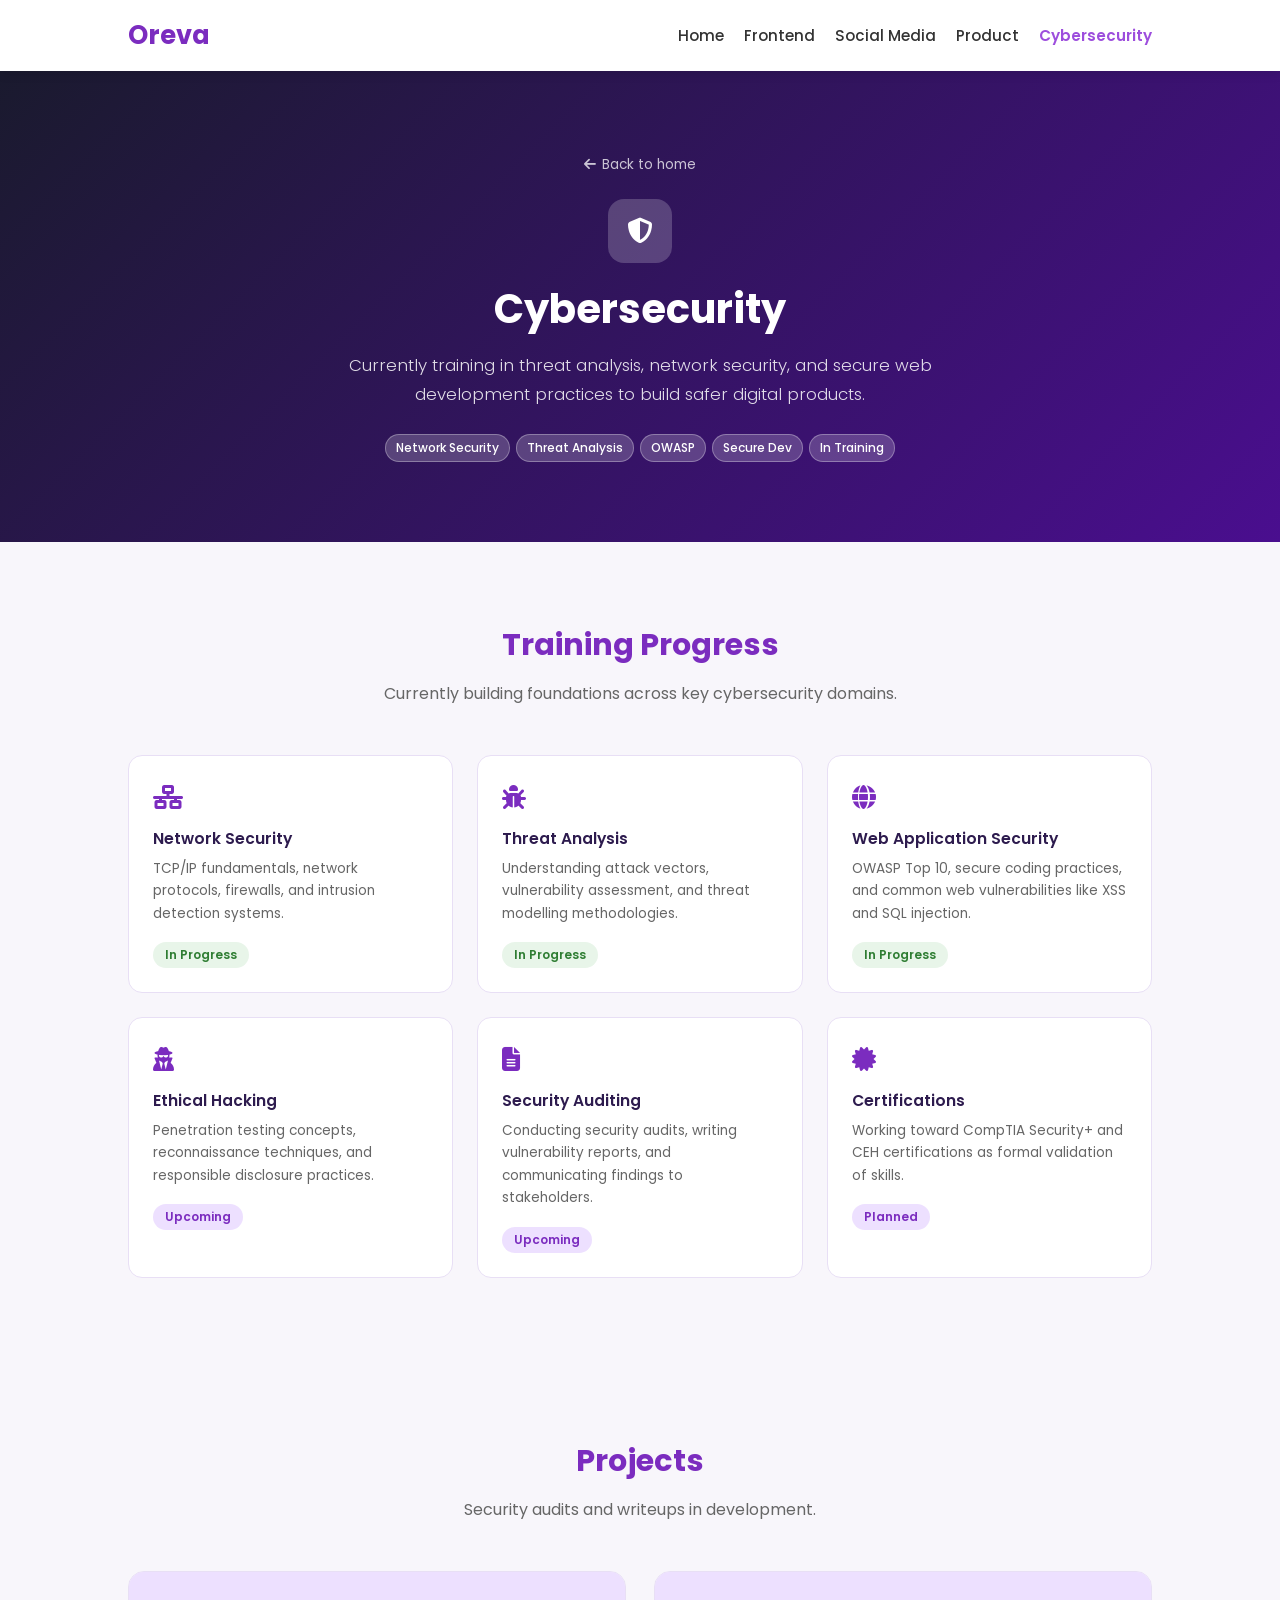
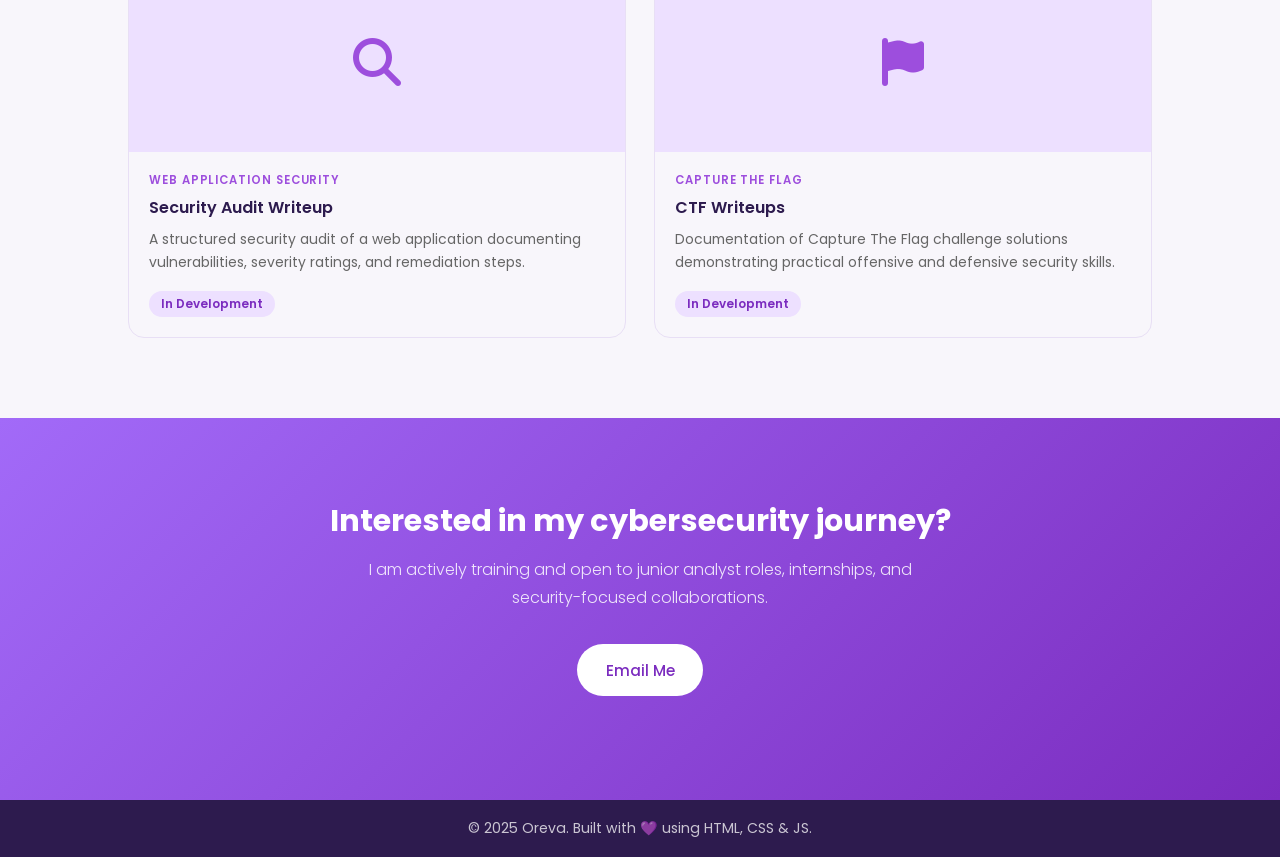
<file: cybersecurity.html>
<!DOCTYPE html>
<html lang="en">
<head>
  <meta charset="UTF-8" />
  <meta name="viewport" content="width=device-width, initial-scale=1.0" />
  <title>Oreva | Cybersecurity</title>
  <link rel="stylesheet" href="portfolio.css" />
  <link href="https://fonts.googleapis.com/css2?family=Poppins:wght@300;400;500;600;700&display=swap" rel="stylesheet" />
  <link rel="stylesheet" href="https://cdnjs.cloudflare.com/ajax/libs/font-awesome/6.5.0/css/all.min.css" />
</head>
<body>

  <header>
    <nav class="navbar">
      <h1 class="logo"><a href="portfolio.html">Oreva</a></h1>
      <ul class="nav-links">
        <li><a href="portfolio.html">Home</a></li>
        <li><a href="frontend.html">Frontend</a></li>
        <li><a href="smm.html">Social Media</a></li>
        <li><a href="product.html">Product</a></li>
        <li><a href="cybersecurity.html" class="active-link">Cybersecurity</a></li>
      </ul>
      <div class="menu-toggle" id="mobile-menu">
        <span class="bar"></span>
        <span class="bar"></span>
        <span class="bar"></span>
      </div>
    </nav>
  </header>

  <section class="page-hero page-hero--cyber">
    <div class="section-inner">
      <a href="portfolio.html" class="back-link"><i class="fas fa-arrow-left"></i> Back to home</a>
      <div class="page-hero-icon"><i class="fas fa-shield-alt"></i></div>
      <h2>Cybersecurity</h2>
      <p>Currently training in threat analysis, network security, and secure web development practices to build safer digital products.</p>
      <div class="discipline-pills" style="justify-content: center; margin-top: 1.5rem;">
        <span>Network Security</span><span>Threat Analysis</span><span>OWASP</span><span>Secure Dev</span><span>In Training</span>
      </div>
    </div>
  </section>

  <section class="page-section">
    <div class="section-inner">
      <h3>Training Progress</h3>
      <p class="section-sub">Currently building foundations across key cybersecurity domains.</p>
      <div class="training-grid">

        <div class="training-card">
          <div class="training-icon"><i class="fas fa-network-wired"></i></div>
          <h4>Network Security</h4>
          <p>TCP/IP fundamentals, network protocols, firewalls, and intrusion detection systems.</p>
          <div class="training-status in-progress">In Progress</div>
        </div>

        <div class="training-card">
          <div class="training-icon"><i class="fas fa-bug"></i></div>
          <h4>Threat Analysis</h4>
          <p>Understanding attack vectors, vulnerability assessment, and threat modelling methodologies.</p>
          <div class="training-status in-progress">In Progress</div>
        </div>

        <div class="training-card">
          <div class="training-icon"><i class="fas fa-globe"></i></div>
          <h4>Web Application Security</h4>
          <p>OWASP Top 10, secure coding practices, and common web vulnerabilities like XSS and SQL injection.</p>
          <div class="training-status in-progress">In Progress</div>
        </div>

        <div class="training-card">
          <div class="training-icon"><i class="fas fa-user-secret"></i></div>
          <h4>Ethical Hacking</h4>
          <p>Penetration testing concepts, reconnaissance techniques, and responsible disclosure practices.</p>
          <div class="training-status upcoming">Upcoming</div>
        </div>

        <div class="training-card">
          <div class="training-icon"><i class="fas fa-file-alt"></i></div>
          <h4>Security Auditing</h4>
          <p>Conducting security audits, writing vulnerability reports, and communicating findings to stakeholders.</p>
          <div class="training-status upcoming">Upcoming</div>
        </div>

        <div class="training-card">
          <div class="training-icon"><i class="fas fa-certificate"></i></div>
          <h4>Certifications</h4>
          <p>Working toward CompTIA Security+ and CEH certifications as formal validation of skills.</p>
          <div class="training-status upcoming">Planned</div>
        </div>

      </div>
    </div>
  </section>

  <section class="page-section" style="background: #f8f6fb;">
    <div class="section-inner">
      <h3>Projects</h3>
      <p class="section-sub">Security audits and writeups in development.</p>
      <div class="project-container">

        <div class="project project-soon">
          <div class="project-img-wrap project-img-icon">
            <i class="fas fa-search"></i>
          </div>
          <div class="project-body">
            <span class="project-track">Web Application Security</span>
            <h4>Security Audit Writeup</h4>
            <p>A structured security audit of a web application documenting vulnerabilities, severity ratings, and remediation steps.</p>
            <span class="project-badge">In Development</span>
          </div>
        </div>

        <div class="project project-soon">
          <div class="project-img-wrap project-img-icon">
            <i class="fas fa-flag"></i>
          </div>
          <div class="project-body">
            <span class="project-track">Capture The Flag</span>
            <h4>CTF Writeups</h4>
            <p>Documentation of Capture The Flag challenge solutions demonstrating practical offensive and defensive security skills.</p>
            <span class="project-badge">In Development</span>
          </div>
        </div>

      </div>
    </div>
  </section>

  <section class="contact">
    <div class="section-inner">
      <h3>Interested in my cybersecurity journey?</h3>
      <p>I am actively training and open to junior analyst roles, internships, and security-focused collaborations.</p>
      <a href="mailto:orevaomanufeme@gmail.com" class="btn btn-primary">Email Me</a>
    </div>
  </section>

  <footer>
    <p>© 2025 Oreva. Built with 💜 using HTML, CSS & JS.</p>
  </footer>

  <script src="portfolio.js"></script>
</body>
</html>
</file>
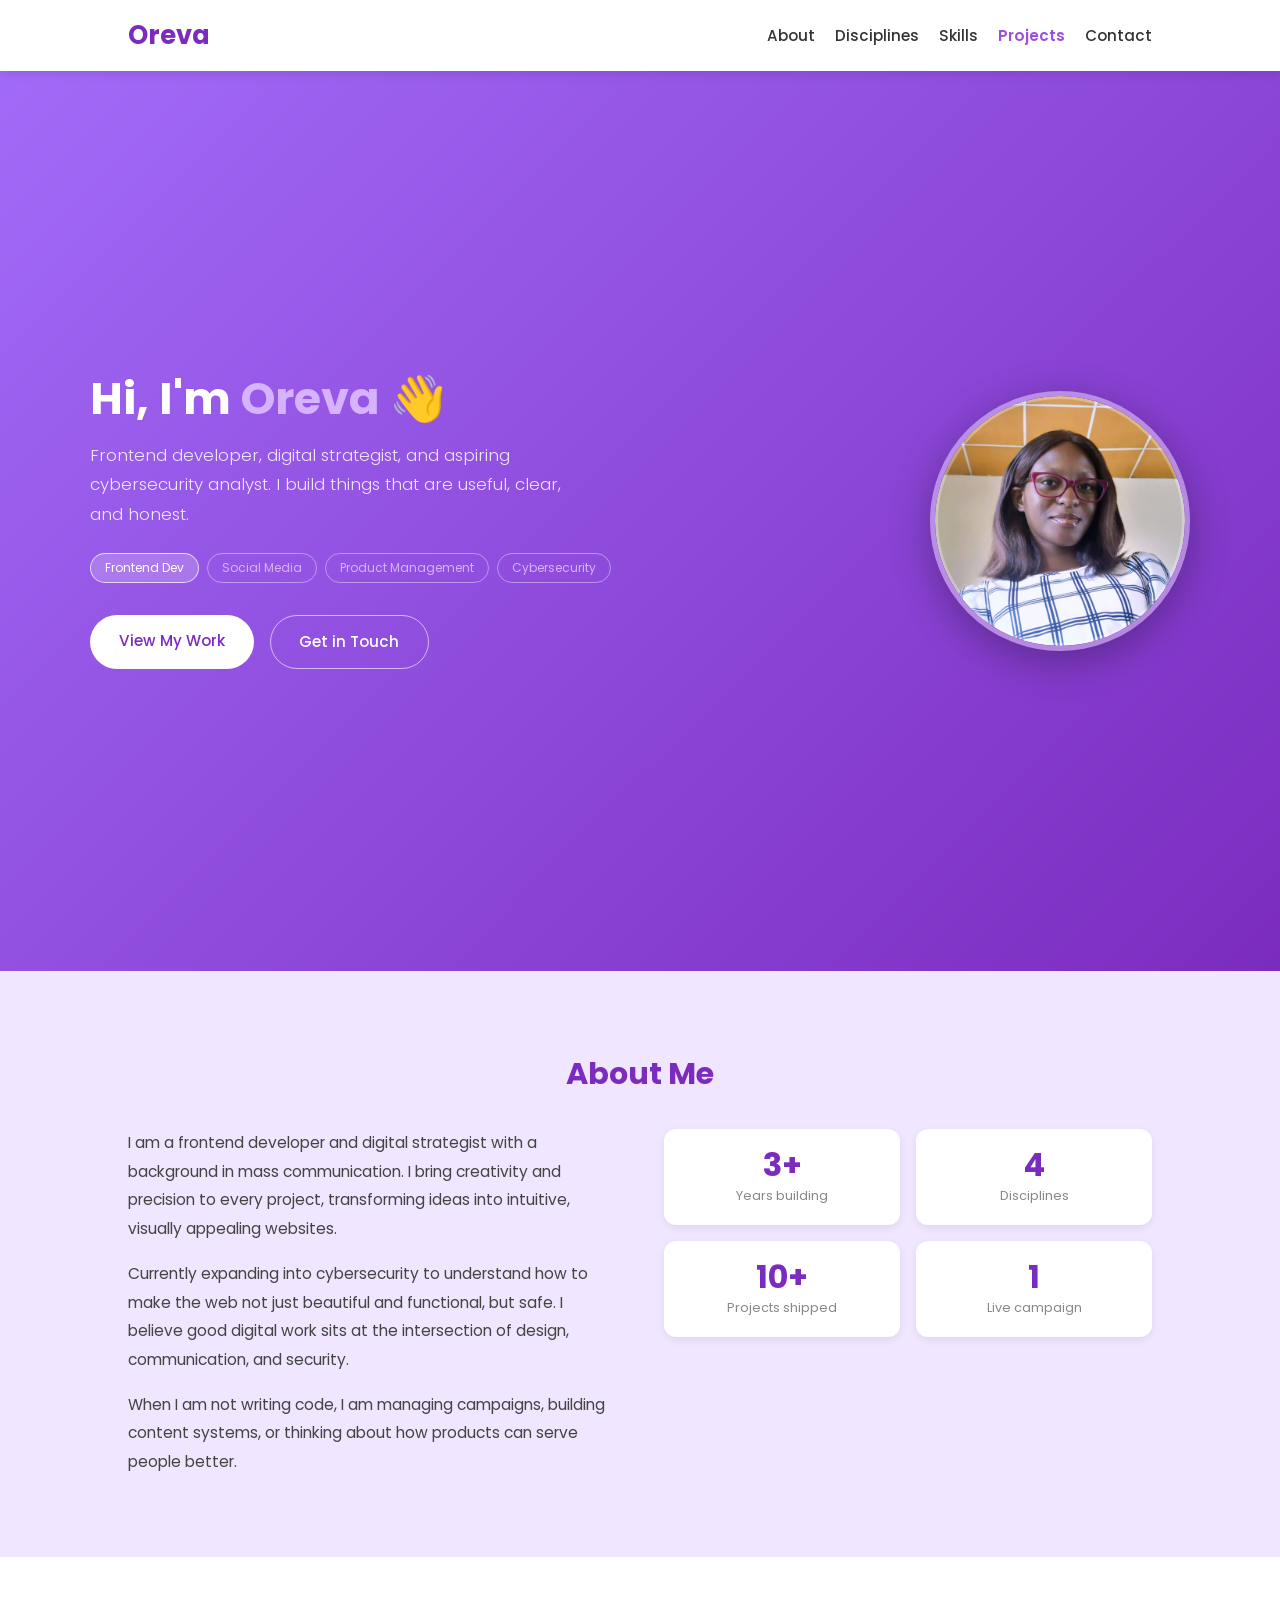
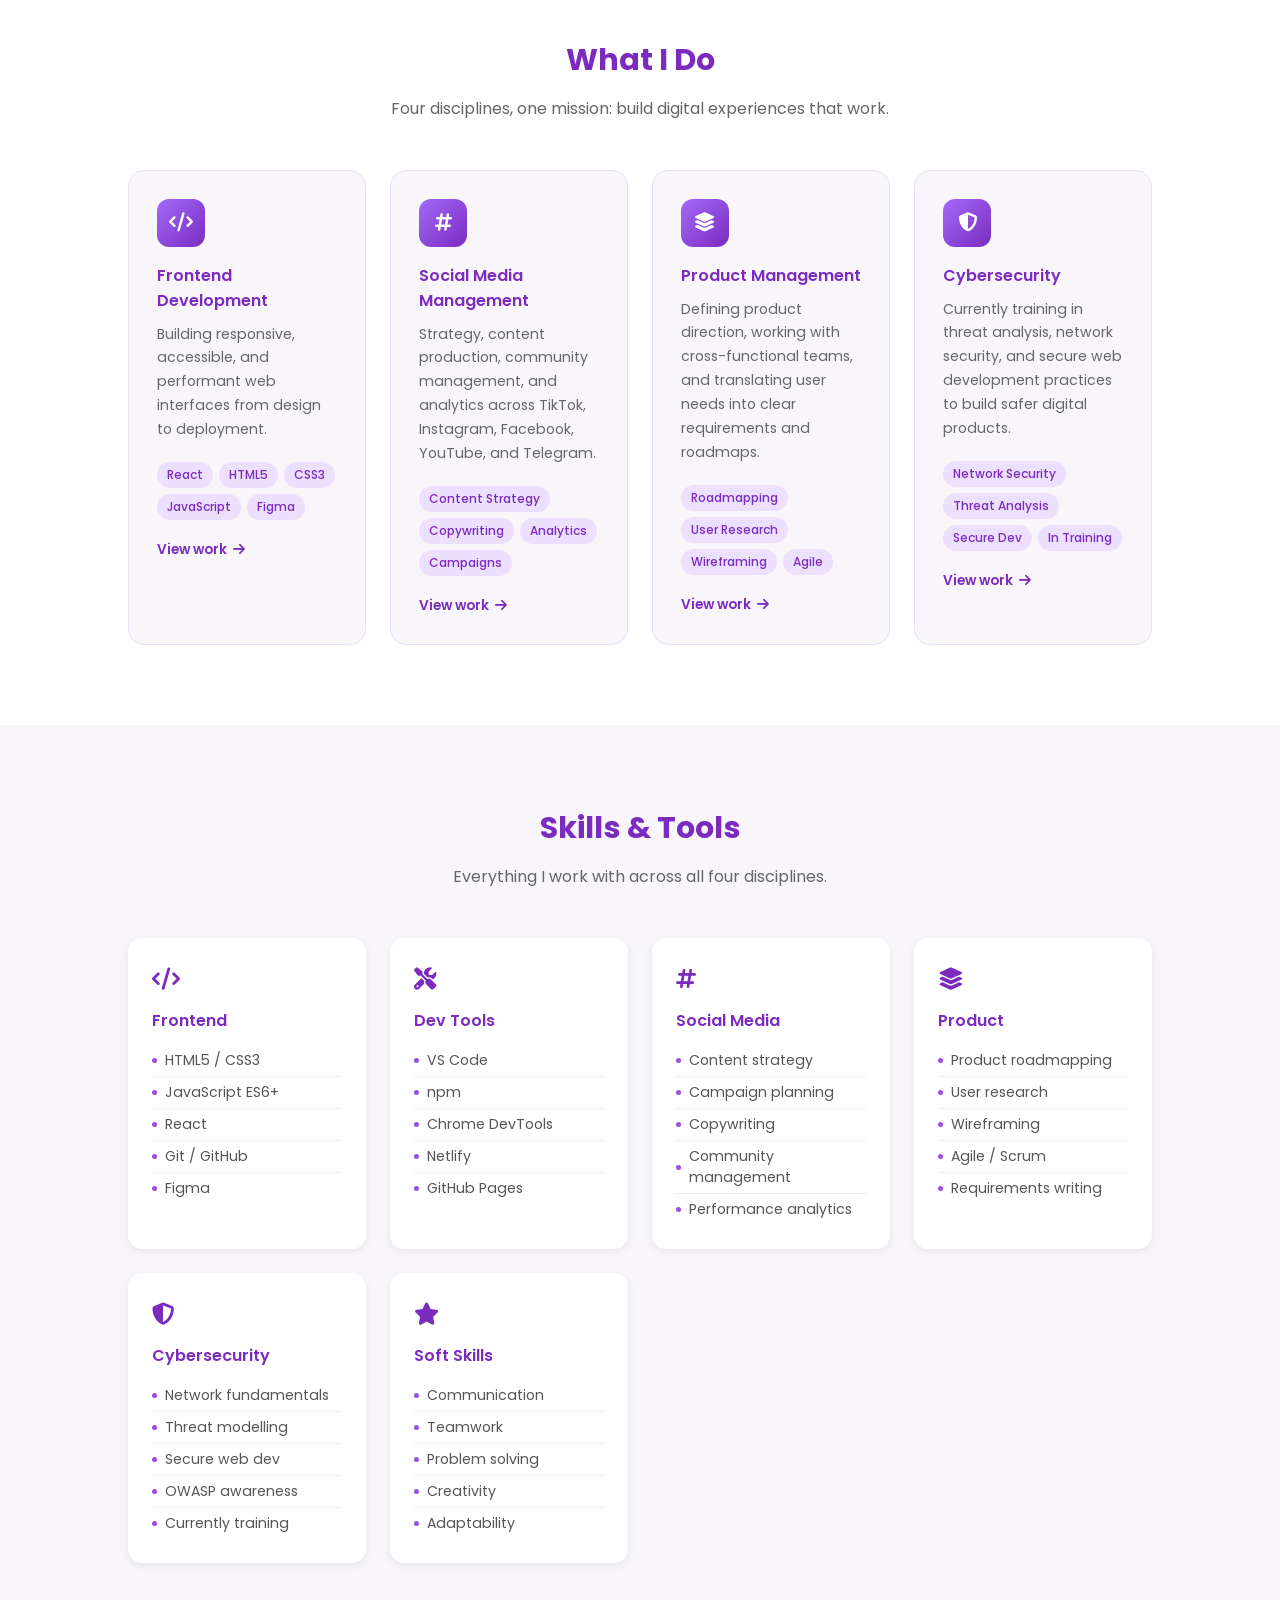
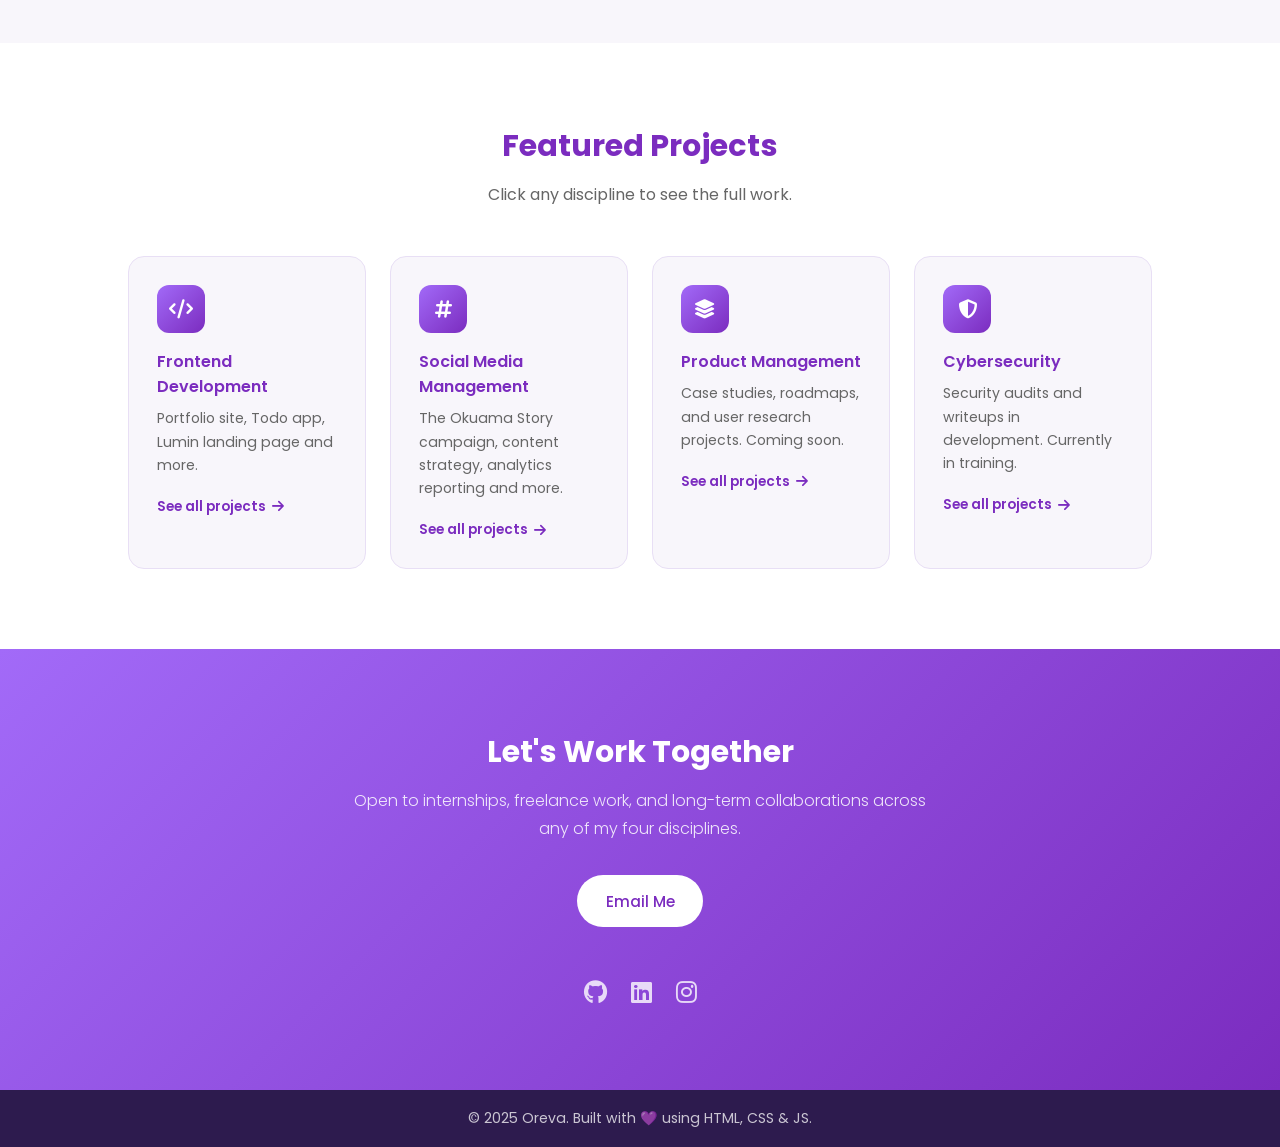
<file: portfolio.html>
<!DOCTYPE html>
<html lang="en">
<head>
  <meta charset="UTF-8" />
  <meta name="viewport" content="width=device-width, initial-scale=1.0" />
  <title>Oreva | Developer & Strategist</title>
  <link rel="stylesheet" href="portfolio.css" />
  <link href="https://fonts.googleapis.com/css2?family=Poppins:wght@300;400;500;600;700&display=swap" rel="stylesheet" />
  <link rel="stylesheet" href="https://cdnjs.cloudflare.com/ajax/libs/font-awesome/6.5.0/css/all.min.css" />
</head>
<body>

  <header>
    <nav class="navbar">
      <h1 class="logo"><a href="portfolio.html">Oreva</a></h1>
      <ul class="nav-links">
        <li><a href="#about">About</a></li>
        <li><a href="#disciplines">Disciplines</a></li>
        <li><a href="#skills">Skills</a></li>
        <li><a href="#projects">Projects</a></li>
        <li><a href="#contact">Contact</a></li>
      </ul>
      <div class="menu-toggle" id="mobile-menu">
        <span class="bar"></span>
        <span class="bar"></span>
        <span class="bar"></span>
      </div>
    </nav>
  </header>

  <section class="hero">
    <div class="hero-content">
      <div class="hero-text">
        <h2>Hi, I'm <span>Oreva</span> 👋</h2>
        <p class="hero-sub">
          Frontend developer, digital strategist, and aspiring cybersecurity
          analyst. I build things
          that are useful, clear, and honest.
        </p>
        <div class="hero-tags">
          <span class="hero-tag active">Frontend Dev</span>
          <span class="hero-tag">Social Media</span>
          <span class="hero-tag">Product Management</span>
          <span class="hero-tag">Cybersecurity</span>
        </div>
        <div class="hero-cta">
          <a href="#projects" class="btn btn-primary">View My Work</a>
          <a href="mailto:orevaomanufeme@gmail.com" class="btn btn-outline">Get in Touch</a>
        </div>
      </div>
      <div class="hero-carousel">
        <div class="carousel">
          <img src="./Reva pic.jpeg" alt="Oreva Portrait 1" class="active" />
          <img src="./Reva pic2.jpeg" alt="Oreva Portrait 2" />
          <img src="./Reva pic3.jpeg" alt="Oreva Portrait 3" />
        </div>
      </div>
    </div>
  </section>

  <section id="about" class="about">
    <div class="section-inner">
      <h3>About Me</h3>
      <div class="about-grid">
        <div class="about-text">
          <p>I am a frontend developer and digital strategist with a background in mass communication. I bring creativity and precision to every project, transforming ideas into intuitive, visually appealing websites.</p>
          <p>Currently expanding into cybersecurity to understand how to make the web not just beautiful and functional, but safe. I believe good digital work sits at the intersection of design, communication, and security.</p>
          <p>When I am not writing code, I am managing campaigns, building content systems, or thinking about how products can serve people better.</p>
        </div>
        <div class="about-stats">
          <div class="stat-card">
            <div class="stat-num">3+</div>
            <div class="stat-label">Years building</div>
          </div>
          <div class="stat-card">
            <div class="stat-num">4</div>
            <div class="stat-label">Disciplines</div>
          </div>
          <div class="stat-card">
            <div class="stat-num">10+</div>
            <div class="stat-label">Projects shipped</div>
          </div>
          <div class="stat-card">
            <div class="stat-num">1</div>
            <div class="stat-label">Live campaign</div>
          </div>
        </div>
      </div>
    </div>
  </section>

  <section id="disciplines" class="disciplines">
    <div class="section-inner">
      <h3>What I Do</h3>
      <p class="section-sub">Four disciplines, one mission: build digital experiences that work.</p>
      <div class="disciplines-grid">

        <div class="discipline-card" onclick="window.location.href='frontend.html'">
          <div class="discipline-icon"><i class="fas fa-code"></i></div>
          <h4>Frontend Development</h4>
          <p>Building responsive, accessible, and performant web interfaces from design to deployment.</p>
          <div class="discipline-pills">
            <span>React</span><span>HTML5</span><span>CSS3</span><span>JavaScript</span><span>Figma</span>
          </div>
          <div class="discipline-cta">View work <i class="fas fa-arrow-right"></i></div>
        </div>

        <div class="discipline-card" onclick="window.location.href='smm.html'">
          <div class="discipline-icon"><i class="fas fa-hashtag"></i></div>
          <h4>Social Media Management</h4>
          <p>Strategy, content production, community management, and analytics across TikTok, Instagram, Facebook, YouTube, and Telegram.</p>
          <div class="discipline-pills">
            <span>Content Strategy</span><span>Copywriting</span><span>Analytics</span><span>Campaigns</span>
          </div>
          <div class="discipline-cta">View work <i class="fas fa-arrow-right"></i></div>
        </div>

        <div class="discipline-card" onclick="window.location.href='product.html'">
          <div class="discipline-icon"><i class="fas fa-layer-group"></i></div>
          <h4>Product Management</h4>
          <p>Defining product direction, working with cross-functional teams, and translating user needs into clear requirements and roadmaps.</p>
          <div class="discipline-pills">
            <span>Roadmapping</span><span>User Research</span><span>Wireframing</span><span>Agile</span>
          </div>
          <div class="discipline-cta">View work <i class="fas fa-arrow-right"></i></div>
        </div>

        <div class="discipline-card" onclick="window.location.href='cybersecurity.html'">
          <div class="discipline-icon"><i class="fas fa-shield-alt"></i></div>
          <h4>Cybersecurity</h4>
          <p>Currently training in threat analysis, network security, and secure web development practices to build safer digital products.</p>
          <div class="discipline-pills">
            <span>Network Security</span><span>Threat Analysis</span><span>Secure Dev</span><span>In Training</span>
          </div>
          <div class="discipline-cta">View work <i class="fas fa-arrow-right"></i></div>
        </div>

      </div>
    </div>
  </section>

  <section id="skills" class="skills">
    <div class="section-inner">
      <h3>Skills & Tools</h3>
      <p class="section-sub">Everything I work with across all four disciplines.</p>
      <div class="skill-grid">

        <div class="skill-card">
          <div class="skill-icon"><i class="fas fa-code"></i></div>
          <h4>Frontend</h4>
          <ul class="skill-list">
            <li>HTML5 / CSS3</li>
            <li>JavaScript ES6+</li>
            <li>React</li>
            <li>Git / GitHub</li>
            <li>Figma</li>
          </ul>
        </div>

        <div class="skill-card">
          <div class="skill-icon"><i class="fas fa-tools"></i></div>
          <h4>Dev Tools</h4>
          <ul class="skill-list">
            <li>VS Code</li>
            <li>npm</li>
            <li>Chrome DevTools</li>
            <li>Netlify</li>
            <li>GitHub Pages</li>
          </ul>
        </div>

        <div class="skill-card">
          <div class="skill-icon"><i class="fas fa-hashtag"></i></div>
          <h4>Social Media</h4>
          <ul class="skill-list">
            <li>Content strategy</li>
            <li>Campaign planning</li>
            <li>Copywriting</li>
            <li>Community management</li>
            <li>Performance analytics</li>
          </ul>
        </div>

        <div class="skill-card">
          <div class="skill-icon"><i class="fas fa-layer-group"></i></div>
          <h4>Product</h4>
          <ul class="skill-list">
            <li>Product roadmapping</li>
            <li>User research</li>
            <li>Wireframing</li>
            <li>Agile / Scrum</li>
            <li>Requirements writing</li>
          </ul>
        </div>

        <div class="skill-card">
          <div class="skill-icon"><i class="fas fa-shield-alt"></i></div>
          <h4>Cybersecurity</h4>
          <ul class="skill-list">
            <li>Network fundamentals</li>
            <li>Threat modelling</li>
            <li>Secure web dev</li>
            <li>OWASP awareness</li>
            <li>Currently training</li>
          </ul>
        </div>

        <div class="skill-card">
          <div class="skill-icon"><i class="fas fa-star"></i></div>
          <h4>Soft Skills</h4>
          <ul class="skill-list">
            <li>Communication</li>
            <li>Teamwork</li>
            <li>Problem solving</li>
            <li>Creativity</li>
            <li>Adaptability</li>
          </ul>
        </div>

      </div>
    </div>
  </section>

  <section id="projects" class="projects">
    <div class="section-inner">
      <h3>Featured Projects</h3>
      <p class="section-sub">Click any discipline to see the full work.</p>
      <div class="disciplines-grid">

        <a href="frontend.html" class="discipline-page-card">
          <div class="discipline-icon"><i class="fas fa-code"></i></div>
          <h4>Frontend Development</h4>
          <p>Portfolio site, Todo app, Lumin landing page and more.</p>
          <div class="discipline-cta">See all projects <i class="fas fa-arrow-right"></i></div>
        </a>

        <a href="smm.html" class="discipline-page-card">
          <div class="discipline-icon"><i class="fas fa-hashtag"></i></div>
          <h4>Social Media Management</h4>
          <p>The Okuama Story campaign, content strategy, analytics reporting and more.</p>
          <div class="discipline-cta">See all projects <i class="fas fa-arrow-right"></i></div>
        </a>

        <a href="product.html" class="discipline-page-card">
          <div class="discipline-icon"><i class="fas fa-layer-group"></i></div>
          <h4>Product Management</h4>
          <p>Case studies, roadmaps, and user research projects. Coming soon.</p>
          <div class="discipline-cta">See all projects <i class="fas fa-arrow-right"></i></div>
        </a>

        <a href="cybersecurity.html" class="discipline-page-card">
          <div class="discipline-icon"><i class="fas fa-shield-alt"></i></div>
          <h4>Cybersecurity</h4>
          <p>Security audits and writeups in development. Currently in training.</p>
          <div class="discipline-cta">See all projects <i class="fas fa-arrow-right"></i></div>
        </a>

      </div>
    </div>
  </section>

  <section id="contact" class="contact">
    <div class="section-inner">
      <h3>Let's Work Together</h3>
      <p>Open to internships, freelance work, and long-term collaborations across any of my four disciplines.</p>
      <a href="mailto:orevaomanufeme@gmail.com" class="btn btn-primary">Email Me</a>
      <div class="social-links">
        <a href="https://github.com/Orevaoghene" target="_blank" aria-label="GitHub"><i class="fab fa-github"></i></a>
        <a href="https://www.linkedin.com/in/orevaoghene-omanufeme/" target="_blank" aria-label="LinkedIn"><i class="fab fa-linkedin"></i></a>
        <a href="https://www.instagram.com/_avero?igsh=djA5Y21xdmhvNDk0" target="_blank" aria-label="Instagram"><i class="fab fa-instagram"></i></a>
      </div>
    </div>
  </section>

  <footer>
    <p>© 2025 Oreva. Built with 💜 using HTML, CSS & JS.</p>
  </footer>

  <script src="portfolio.js"></script>
</body>
</html>
</file>
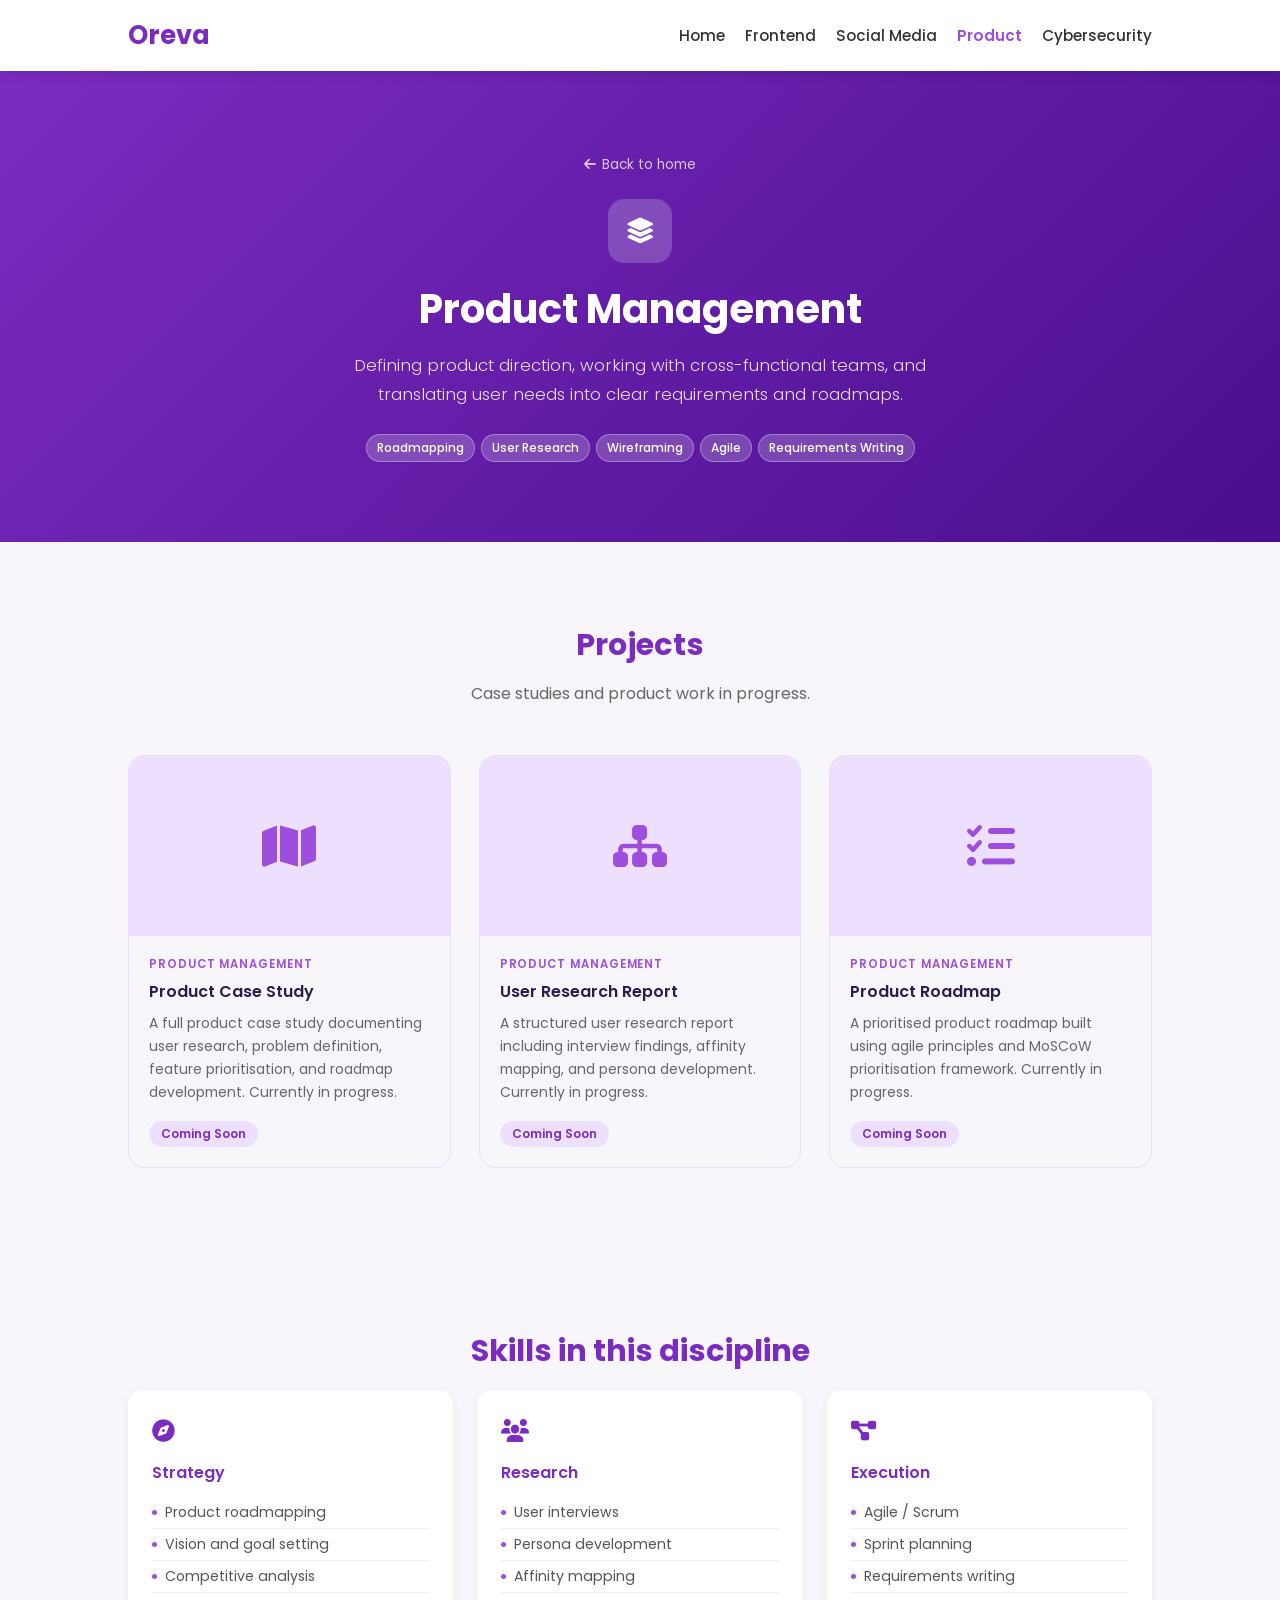
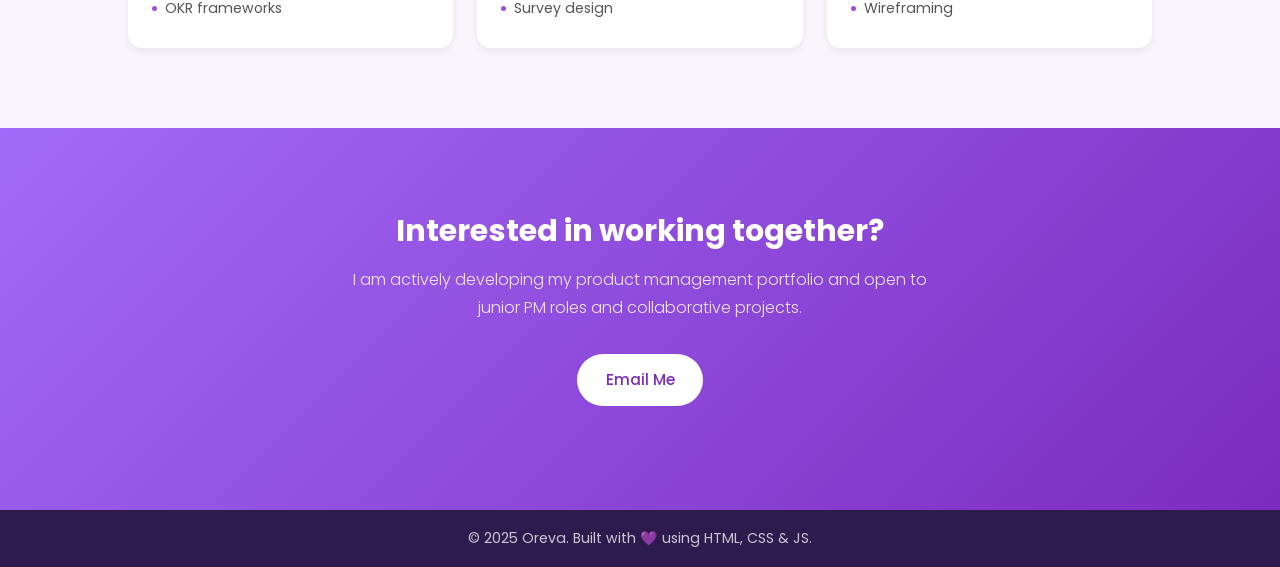
<file: product.html>
<!DOCTYPE html>
<html lang="en">
<head>
  <meta charset="UTF-8" />
  <meta name="viewport" content="width=device-width, initial-scale=1.0" />
  <title>Oreva | Product Management</title>
  <link rel="stylesheet" href="portfolio.css" />
  <link href="https://fonts.googleapis.com/css2?family=Poppins:wght@300;400;500;600;700&display=swap" rel="stylesheet" />
  <link rel="stylesheet" href="https://cdnjs.cloudflare.com/ajax/libs/font-awesome/6.5.0/css/all.min.css" />
</head>
<body>

  <header>
    <nav class="navbar">
      <h1 class="logo"><a href="portfolio.html">Oreva</a></h1>
      <ul class="nav-links">
        <li><a href="portfolio.html">Home</a></li>
        <li><a href="frontend.html">Frontend</a></li>
        <li><a href="smm.html">Social Media</a></li>
        <li><a href="product.html" class="active-link">Product</a></li>
        <li><a href="cybersecurity.html">Cybersecurity</a></li>
      </ul>
      <div class="menu-toggle" id="mobile-menu">
        <span class="bar"></span>
        <span class="bar"></span>
        <span class="bar"></span>
      </div>
    </nav>
  </header>

  <section class="page-hero page-hero--product">
    <div class="section-inner">
      <a href="portfolio.html" class="back-link"><i class="fas fa-arrow-left"></i> Back to home</a>
      <div class="page-hero-icon"><i class="fas fa-layer-group"></i></div>
      <h2>Product Management</h2>
      <p>Defining product direction, working with cross-functional teams, and translating user needs into clear requirements and roadmaps.</p>
      <div class="discipline-pills" style="justify-content: center; margin-top: 1.5rem;">
        <span>Roadmapping</span><span>User Research</span><span>Wireframing</span><span>Agile</span><span>Requirements Writing</span>
      </div>
    </div>
  </section>

  <section class="page-section">
    <div class="section-inner">
      <h3>Projects</h3>
      <p class="section-sub">Case studies and product work in progress.</p>
      <div class="project-container">

        <div class="project project-soon">
          <div class="project-img-wrap project-img-icon">
            <i class="fas fa-map"></i>
          </div>
          <div class="project-body">
            <span class="project-track">Product Management</span>
            <h4>Product Case Study</h4>
            <p>A full product case study documenting user research, problem definition, feature prioritisation, and roadmap development. Currently in progress.</p>
            <span class="project-badge">Coming Soon</span>
          </div>
        </div>

        <div class="project project-soon">
          <div class="project-img-wrap project-img-icon">
            <i class="fas fa-sitemap"></i>
          </div>
          <div class="project-body">
            <span class="project-track">Product Management</span>
            <h4>User Research Report</h4>
            <p>A structured user research report including interview findings, affinity mapping, and persona development. Currently in progress.</p>
            <span class="project-badge">Coming Soon</span>
          </div>
        </div>

        <div class="project project-soon">
          <div class="project-img-wrap project-img-icon">
            <i class="fas fa-tasks"></i>
          </div>
          <div class="project-body">
            <span class="project-track">Product Management</span>
            <h4>Product Roadmap</h4>
            <p>A prioritised product roadmap built using agile principles and MoSCoW prioritisation framework. Currently in progress.</p>
            <span class="project-badge">Coming Soon</span>
          </div>
        </div>

      </div>
    </div>
  </section>

  <section class="page-section" style="background: #f8f6fb;">
    <div class="section-inner">
      <h3>Skills in this discipline</h3>
      <div class="skill-grid">
        <div class="skill-card">
          <div class="skill-icon"><i class="fas fa-compass"></i></div>
          <h4>Strategy</h4>
          <ul class="skill-list">
            <li>Product roadmapping</li>
            <li>Vision and goal setting</li>
            <li>Competitive analysis</li>
            <li>OKR frameworks</li>
          </ul>
        </div>
        <div class="skill-card">
          <div class="skill-icon"><i class="fas fa-users"></i></div>
          <h4>Research</h4>
          <ul class="skill-list">
            <li>User interviews</li>
            <li>Persona development</li>
            <li>Affinity mapping</li>
            <li>Survey design</li>
          </ul>
        </div>
        <div class="skill-card">
          <div class="skill-icon"><i class="fas fa-project-diagram"></i></div>
          <h4>Execution</h4>
          <ul class="skill-list">
            <li>Agile / Scrum</li>
            <li>Sprint planning</li>
            <li>Requirements writing</li>
            <li>Wireframing</li>
          </ul>
        </div>
      </div>
    </div>
  </section>

  <section class="contact">
    <div class="section-inner">
      <h3>Interested in working together?</h3>
      <p>I am actively developing my product management portfolio and open to junior PM roles and collaborative projects.</p>
      <a href="mailto:orevaomanufeme@gmail.com" class="btn btn-primary">Email Me</a>
    </div>
  </section>

  <footer>
    <p>© 2025 Oreva. Built with 💜 using HTML, CSS & JS.</p>
  </footer>

  <script src="portfolio.js"></script>
</body>
</html>
</file>
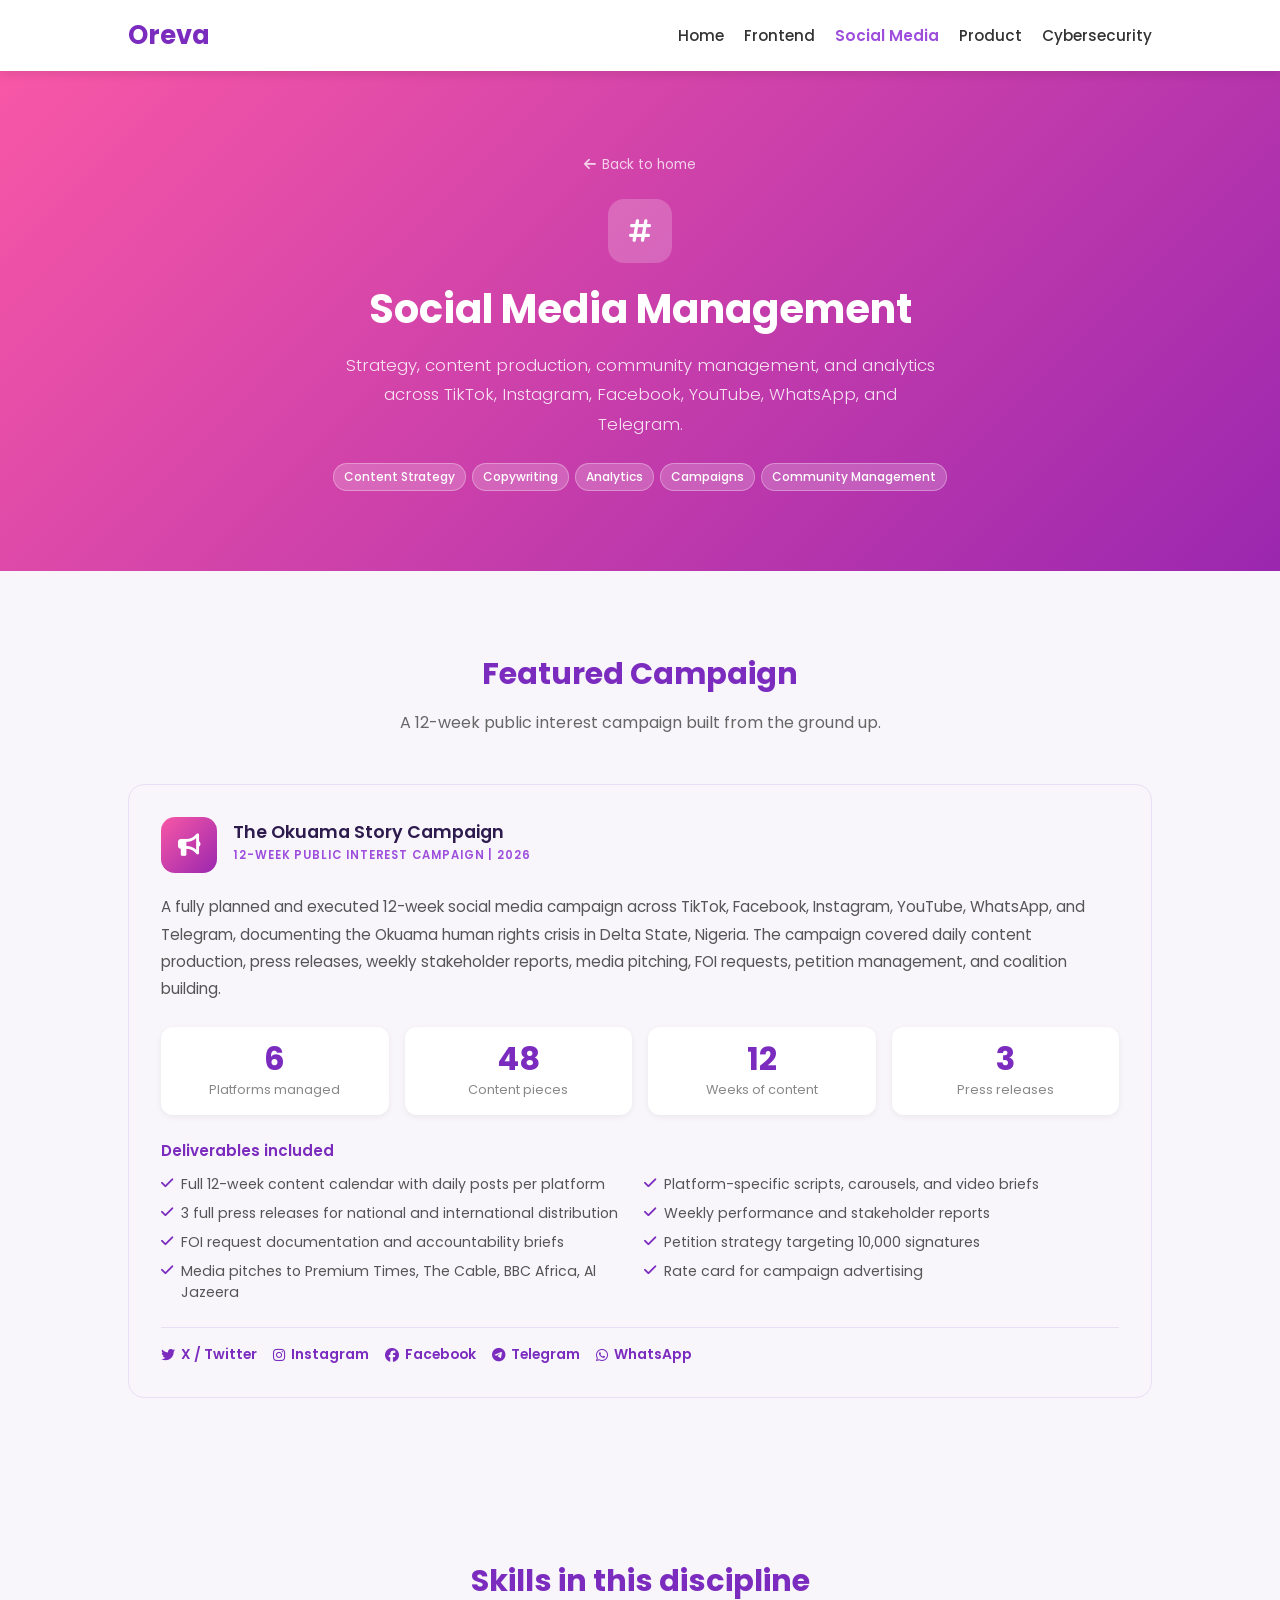
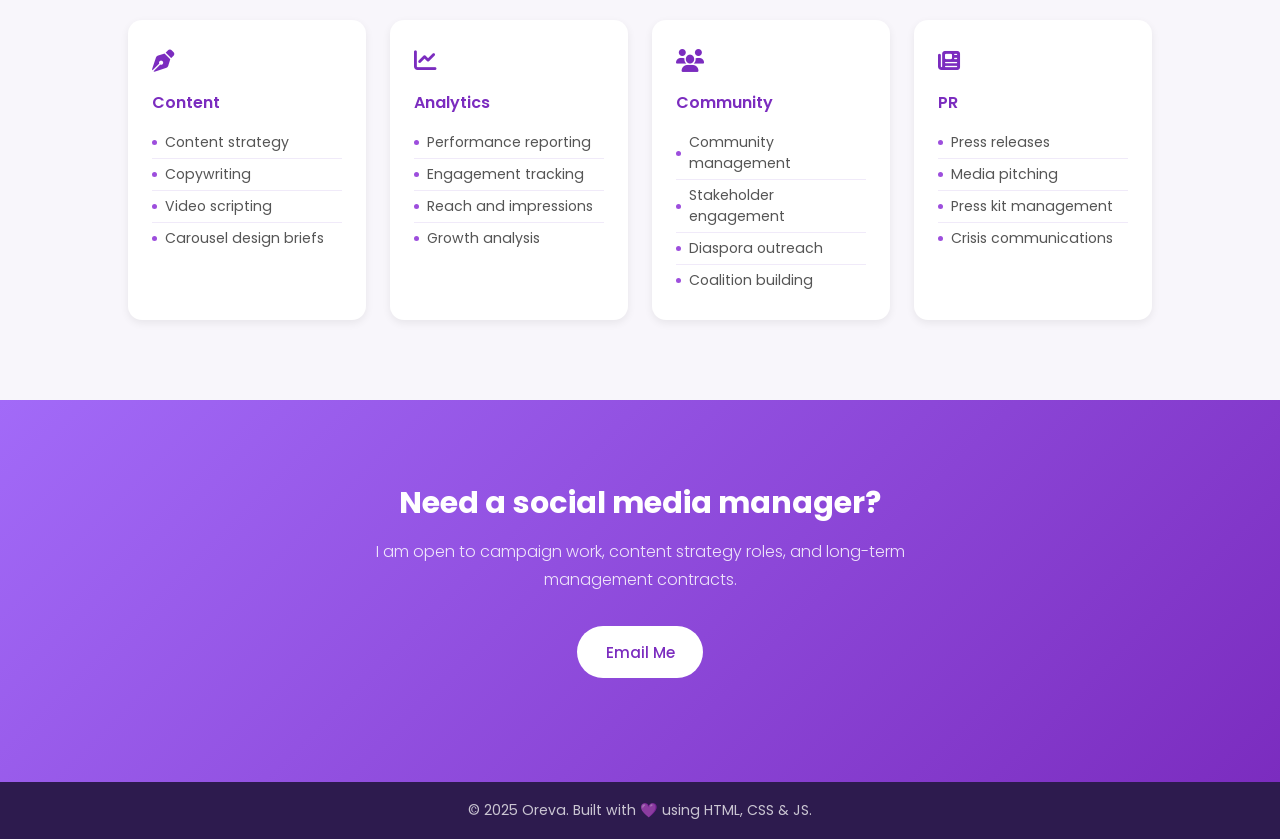
<file: smm.html>
<!DOCTYPE html>
<html lang="en">
<head>
  <meta charset="UTF-8" />
  <meta name="viewport" content="width=device-width, initial-scale=1.0" />
  <title>Oreva | Social Media Management</title>
  <link rel="stylesheet" href="portfolio.css" />
  <link href="https://fonts.googleapis.com/css2?family=Poppins:wght@300;400;500;600;700&display=swap" rel="stylesheet" />
  <link rel="stylesheet" href="https://cdnjs.cloudflare.com/ajax/libs/font-awesome/6.5.0/css/all.min.css" />
</head>
<body>

  <header>
    <nav class="navbar">
      <h1 class="logo"><a href="portfolio.html">Oreva</a></h1>
      <ul class="nav-links">
        <li><a href="portfolio.html">Home</a></li>
        <li><a href="frontend.html">Frontend</a></li>
        <li><a href="smm.html" class="active-link">Social Media</a></li>
        <li><a href="product.html">Product</a></li>
        <li><a href="cybersecurity.html">Cybersecurity</a></li>
      </ul>
      <div class="menu-toggle" id="mobile-menu">
        <span class="bar"></span>
        <span class="bar"></span>
        <span class="bar"></span>
      </div>
    </nav>
  </header>

  <section class="page-hero page-hero--smm">
    <div class="section-inner">
      <a href="portfolio.html" class="back-link"><i class="fas fa-arrow-left"></i> Back to home</a>
      <div class="page-hero-icon"><i class="fas fa-hashtag"></i></div>
      <h2>Social Media Management</h2>
      <p>Strategy, content production, community management, and analytics across TikTok, Instagram, Facebook, YouTube, WhatsApp, and Telegram.</p>
      <div class="discipline-pills" style="justify-content: center; margin-top: 1.5rem;">
        <span>Content Strategy</span><span>Copywriting</span><span>Analytics</span><span>Campaigns</span><span>Community Management</span>
      </div>
    </div>
  </section>

  <section class="page-section">
    <div class="section-inner">
      <h3>Featured Campaign</h3>
      <p class="section-sub">A 12-week public interest campaign built from the ground up.</p>

      <div class="campaign-feature">
        <div class="campaign-feature-header">
          <div class="campaign-icon"><i class="fas fa-bullhorn"></i></div>
          <div>
            <h4>The Okuama Story Campaign</h4>
            <span class="project-track">12-Week Public Interest Campaign | 2026</span>
          </div>
        </div>
        <p>
          A fully planned and executed 12-week social media campaign across TikTok, Facebook, Instagram, YouTube, WhatsApp, and Telegram, 
          documenting the Okuama human rights crisis in Delta State, Nigeria. The campaign covered daily content production, 
          press releases, weekly stakeholder reports, media pitching, FOI requests, petition management, and coalition building.
        </p>
        <div class="campaign-stats">
          <div class="campaign-stat">
            <div class="stat-num">6</div>
            <div class="stat-label">Platforms managed</div>
          </div>
          <div class="campaign-stat">
            <div class="stat-num">48</div>
            <div class="stat-label">Content pieces</div>
          </div>
          <div class="campaign-stat">
            <div class="stat-num">12</div>
            <div class="stat-label">Weeks of content</div>
          </div>
          <div class="campaign-stat">
            <div class="stat-num">3</div>
            <div class="stat-label">Press releases</div>
          </div>
        </div>
        <div class="campaign-deliverables">
          <h5>Deliverables included</h5>
          <ul>
            <li><i class="fas fa-check"></i> Full 12-week content calendar with daily posts per platform</li>
            <li><i class="fas fa-check"></i> Platform-specific scripts, carousels, and video briefs</li>
            <li><i class="fas fa-check"></i> 3 full press releases for national and international distribution</li>
            <li><i class="fas fa-check"></i> Weekly performance and stakeholder reports</li>
            <li><i class="fas fa-check"></i> FOI request documentation and accountability briefs</li>
            <li><i class="fas fa-check"></i> Petition strategy targeting 10,000 signatures</li>
            <li><i class="fas fa-check"></i> Media pitches to Premium Times, The Cable, BBC Africa, Al Jazeera</li>
            <li><i class="fas fa-check"></i> Rate card for campaign advertising</li>
          </ul>
        </div>
        <div class="campaign-links">
          <a href="https://x.com/OkuamaJustice" target="_blank" class="project-link"><i class="fab fa-twitter"></i> X / Twitter</a>
          <a href="https://www.instagram.com/p/DYMUwhKgshE/" target="_blank" class="project-link"><i class="fab fa-instagram"></i> Instagram</a>
          <a href="https://www.facebook.com/share/p/1HyQCXHSqd/" target="_blank" class="project-link"><i class="fab fa-facebook"></i> Facebook</a>
          <a href="https://t.me/c/3942396602/3" target="_blank" class="project-link"><i class="fab fa-telegram"></i> Telegram</a>
          <a href="https://whatsapp.com/channel/0029VbCWw3lDuMRY09L4pX2c" target="_blank" class="project-link"><i class="fab fa-whatsapp"></i> WhatsApp</a>
        </div>
      </div>
    </div>
  </section>

  <section class="page-section" style="background: #f8f6fb;">
    <div class="section-inner">
      <h3>Skills in this discipline</h3>
      <div class="skill-grid">
        <div class="skill-card">
          <div class="skill-icon"><i class="fas fa-pen-nib"></i></div>
          <h4>Content</h4>
          <ul class="skill-list">
            <li>Content strategy</li>
            <li>Copywriting</li>
            <li>Video scripting</li>
            <li>Carousel design briefs</li>
          </ul>
        </div>
        <div class="skill-card">
          <div class="skill-icon"><i class="fas fa-chart-line"></i></div>
          <h4>Analytics</h4>
          <ul class="skill-list">
            <li>Performance reporting</li>
            <li>Engagement tracking</li>
            <li>Reach and impressions</li>
            <li>Growth analysis</li>
          </ul>
        </div>
        <div class="skill-card">
          <div class="skill-icon"><i class="fas fa-users"></i></div>
          <h4>Community</h4>
          <ul class="skill-list">
            <li>Community management</li>
            <li>Stakeholder engagement</li>
            <li>Diaspora outreach</li>
            <li>Coalition building</li>
          </ul>
        </div>
        <div class="skill-card">
          <div class="skill-icon"><i class="fas fa-newspaper"></i></div>
          <h4>PR</h4>
          <ul class="skill-list">
            <li>Press releases</li>
            <li>Media pitching</li>
            <li>Press kit management</li>
            <li>Crisis communications</li>
          </ul>
        </div>
      </div>
    </div>
  </section>

  <section class="contact">
    <div class="section-inner">
      <h3>Need a social media manager?</h3>
      <p>I am open to campaign work, content strategy roles, and long-term management contracts.</p>
      <a href="mailto:orevaomanufeme@gmail.com" class="btn btn-primary">Email Me</a>
    </div>
  </section>

  <footer>
    <p>© 2025 Oreva. Built with 💜 using HTML, CSS & JS.</p>
  </footer>

  <script src="portfolio.js"></script>
</body>
</html>
</file>
<file: portfolio.css>
* {
  margin: 0;
  padding: 0;
  box-sizing: border-box;
}

body {
  font-family: 'Poppins', sans-serif;
  color: #333;
  background-color: #f8f6fb;
  scroll-behavior: smooth;
}


/* NAVBAR */

header {
  background: #fff;
  box-shadow: 0 3px 10px rgba(0, 0, 0, 0.1);
  position: sticky;
  top: 0;
  z-index: 1000;
}

.navbar {
  display: flex;
  justify-content: space-between;
  align-items: center;
  padding: 1rem 10%;
}

.logo {
  color: #7b2cbf;
  font-size: 1.6rem;
  font-weight: 700;
}

.nav-links {
  display: flex;
  gap: 20px;
  list-style: none;
}

.nav-links a {
  color: #333;
  text-decoration: none;
  font-weight: 500;
  font-size: 0.95rem;
  transition: color 0.3s ease;
}

.nav-links a:hover {
  color: #9d4edd;
}

.nav-links a.active-link {
  color: #9d4edd;
  font-weight: 600;
}

.menu-toggle {
  display: none;
  flex-direction: column;
  cursor: pointer;
}

.bar {
  height: 3px;
  width: 25px;
  background: #333;
  margin: 4px 0;
  border-radius: 2px;
}


/* HERO */

.hero {
  background: linear-gradient(135deg, #a26af8, #7b2cbf);
  color: white;
  display: flex;
  justify-content: center;
  align-items: center;
  padding: 5rem 2rem;
  min-height: 100vh;
}

.hero-content {
  display: flex;
  align-items: center;
  justify-content: space-between;
  gap: 4rem;
  max-width: 1100px;
  width: 100%;
  flex-wrap: wrap;
}

.hero-text {
  flex: 1;
  text-align: left;
}

.hero-eyebrow {
  font-size: 0.8rem;
  letter-spacing: 0.12em;
  text-transform: uppercase;
  color: rgba(255, 255, 255, 0.7);
  margin-bottom: 0.75rem;
  display: flex;
  align-items: center;
  gap: 8px;
}

.hero-eyebrow::before {
  content: '';
  display: inline-block;
  width: 20px;
  height: 1px;
  background: rgba(255, 255, 255, 0.7);
}

.hero-text h2 {
  font-size: 2.8rem;
  font-weight: 700;
  margin-bottom: 1rem;
  line-height: 1.15;
}

.hero-text span {
  color: #d7b3ff;
}

.hero-sub {
  font-size: 1.05rem;
  max-width: 500px;
  line-height: 1.75;
  color: rgba(255, 255, 255, 0.85);
  margin-bottom: 1.5rem;
  font-weight: 300;
}

.hero-tags {
  display: flex;
  flex-wrap: wrap;
  gap: 8px;
  margin-bottom: 2rem;
}

.hero-tag {
  font-size: 0.75rem;
  padding: 5px 14px;
  border: 1px solid rgba(255, 255, 255, 0.4);
  border-radius: 100px;
  color: rgba(255, 255, 255, 0.8);
  font-weight: 400;
}

.hero-tag.active {
  background: rgba(255, 255, 255, 0.2);
  border-color: rgba(255, 255, 255, 0.7);
  color: white;
}

.hero-cta {
  display: flex;
  gap: 1rem;
  flex-wrap: wrap;
}

.btn {
  display: inline-block;
  padding: 0.9rem 1.8rem;
  border-radius: 40px;
  text-decoration: none;
  font-weight: 500;
  font-size: 0.95rem;
  transition: all 0.3s ease;
}

.btn-primary {
  background: #fff;
  color: #7b2cbf;
}

.btn-primary:hover {
  background: #f0e1ff;
  transform: translateY(-3px);
}

.btn-outline {
  background: transparent;
  color: white;
  border: 1px solid rgba(255, 255, 255, 0.6);
}

.btn-outline:hover {
  background: rgba(255, 255, 255, 0.1);
  transform: translateY(-3px);
}


/* Carousel */
.hero-carousel {
  width: 260px;
  height: 260px;
  border-radius: 50%;
  overflow: hidden;
  box-shadow: 0 10px 40px rgba(0,0,0,0.3);
  position: relative;
  border: 5px solid rgba(255,255,255,0.4);
}
.hero-carousel img {
  width: 100%;
  height: 100%;
  object-fit: cover; /* ensures full image shows naturally */
  border-radius: 50%;
  position: absolute;
  top: 0;
  left: 0;
  opacity: 0;
  transition: opacity 1.5s ease-in-out;
}
.carousel img {
  position: absolute;
  width: 100%;
  height: 100%;
  object-fit: cover;
  object-position: center;
  border-radius: 50%;
  opacity: 0;
  transition: opacity 1s ease-in-out;
}
.carousel img.active {
  opacity: 1;
}
.carousel::after {
  content: "";
  position: absolute;
  inset: 0;
  border-radius: 50%;
  border: 3px solid rgba(255, 255, 255, 0.3);
}



/* SHARED SECTION STYLES */

section {
  padding: 80px 10%;
  text-align: center;
}

.section-inner {
  max-width: 1100px;
  margin: 0 auto;
}

h3 {
  color: #7b2cbf;
  font-size: 1.9rem;
  font-weight: 700;
  margin-bottom: 12px;
}

.section-sub {
  color: #666;
  font-size: 1rem;
  margin-bottom: 3rem;
  max-width: 600px;
  margin-left: auto;
  margin-right: auto;
  line-height: 1.7;
}


/* ABOUT */

.about {
  background: #f0e6ff;
}

.about-grid {
  display: grid;
  grid-template-columns: 1fr 1fr;
  gap: 3rem;
  align-items: start;
  text-align: left;
  margin-top: 2rem;
}

.about-text p {
  font-size: 0.97rem;
  line-height: 1.85;
  color: #444;
  margin-bottom: 1rem;
  font-weight: 400;
}

.about-text p:last-child {
  margin-bottom: 0;
}

.about-stats {
  display: grid;
  grid-template-columns: 1fr 1fr;
  gap: 1rem;
}

.stat-card {
  background: white;
  border-radius: 12px;
  padding: 1.25rem;
  box-shadow: 0 3px 8px rgba(0, 0, 0, 0.07);
  text-align: center;
}

.stat-num {
  font-size: 2rem;
  font-weight: 700;
  color: #7b2cbf;
  line-height: 1;
  margin-bottom: 6px;
}

.stat-label {
  font-size: 0.8rem;
  color: #888;
  font-weight: 400;
}


/* DISCIPLINES */

.disciplines {
  background: #fff;
}

.disciplines-grid {
  display: grid;
  grid-template-columns: repeat(auto-fit, minmax(230px, 1fr));
  gap: 1.5rem;
  margin-top: 1rem;
}

.discipline-card {
  background: #f8f6fb;
  border: 1px solid #e8dff5;
  border-radius: 16px;
  padding: 1.75rem;
  text-align: left;
  transition: transform 0.3s ease, box-shadow 0.3s ease;
}

.discipline-card:hover {
  transform: translateY(-5px);
  box-shadow: 0 10px 24px rgba(123, 44, 191, 0.12);
}

.discipline-icon {
  width: 48px;
  height: 48px;
  background: linear-gradient(135deg, #a26af8, #7b2cbf);
  border-radius: 12px;
  display: flex;
  align-items: center;
  justify-content: center;
  margin-bottom: 1rem;
}

.discipline-icon i {
  color: white;
  font-size: 1.2rem;
}

.discipline-card h4 {
  color: #7b2cbf;
  font-size: 1rem;
  font-weight: 600;
  margin-bottom: 0.6rem;
}

.discipline-card p {
  font-size: 0.88rem;
  color: #666;
  line-height: 1.7;
  margin-bottom: 1.25rem;
}

.discipline-pills {
  display: flex;
  flex-wrap: wrap;
  gap: 6px;
}

.discipline-pills span {
  font-size: 0.75rem;
  padding: 4px 10px;
  background: #ede0ff;
  color: #7b2cbf;
  border-radius: 100px;
  font-weight: 500;
}


/* SKILLS */

.skills {
  background: #f8f6fb;
}

.skill-grid {
  display: grid;
  grid-template-columns: repeat(auto-fit, minmax(220px, 1fr));
  gap: 1.5rem;
  margin-top: 1rem;
}

.skill-card {
  background: #fff;
  padding: 1.5rem;
  border-radius: 14px;
  box-shadow: 0 3px 8px rgba(0, 0, 0, 0.07);
  text-align: left;
  transition: transform 0.3s ease, box-shadow 0.3s ease;
}

.skill-card:hover {
  transform: translateY(-5px);
  box-shadow: 0 8px 18px rgba(0, 0, 0, 0.12);
}

.skill-icon {
  font-size: 1.4rem;
  color: #7b2cbf;
  margin-bottom: 0.75rem;
}

.skill-card h4 {
  color: #7b2cbf;
  font-size: 1rem;
  font-weight: 600;
  margin-bottom: 0.75rem;
}

.skill-list {
  list-style: none;
  padding: 0;
}

.skill-list li {
  font-size: 0.88rem;
  color: #555;
  padding: 5px 0;
  border-bottom: 1px solid #f0eaf9;
  display: flex;
  align-items: center;
  gap: 8px;
}

.skill-list li:last-child {
  border-bottom: none;
}

.skill-list li::before {
  content: '';
  width: 5px;
  height: 5px;
  border-radius: 50%;
  background: #9d4edd;
  flex-shrink: 0;
}


/* PROJECTS */

.projects {
  background: #fff;
}

.project-container {
  display: grid;
  grid-template-columns: repeat(auto-fit, minmax(280px, 1fr));
  gap: 1.75rem;
  margin-top: 1rem;
}

.project {
  background: #f8f6fb;
  border: 1px solid #e8dff5;
  border-radius: 16px;
  overflow: hidden;
  transition: transform 0.3s ease, box-shadow 0.3s ease;
  text-align: left;
}

.project:hover {
  transform: translateY(-5px);
  box-shadow: 0 10px 24px rgba(123, 44, 191, 0.12);
}

.project-img-wrap {
  width: 100%;
  height: 180px;
  overflow: hidden;
  background: #ede0ff;
}

.project-img-wrap img {
  width: 100%;
  height: 100%;
  object-fit: cover;
  display: block;
  transition: transform 0.4s ease;
}

.project:hover .project-img-wrap img {
  transform: scale(1.05);
}

.project-img-icon {
  display: flex;
  align-items: center;
  justify-content: center;
  font-size: 3rem;
  color: #9d4edd;
}

.project-body {
  padding: 1.25rem;
}

.project-track {
  font-size: 0.72rem;
  font-weight: 600;
  text-transform: uppercase;
  letter-spacing: 0.08em;
  color: #9d4edd;
  margin-bottom: 0.4rem;
  display: block;
}

.project-body h4 {
  color: #2d1b4e;
  font-size: 1rem;
  font-weight: 600;
  margin-bottom: 0.5rem;
}

.project-body p {
  font-size: 0.87rem;
  color: #666;
  line-height: 1.65;
  margin-bottom: 1rem;
}

.project-link {
  color: #7b2cbf;
  text-decoration: none;
  font-weight: 600;
  font-size: 0.87rem;
  display: inline-flex;
  align-items: center;
  gap: 6px;
  transition: gap 0.2s ease, opacity 0.2s ease;
}

.project-link:hover {
  gap: 10px;
  opacity: 0.75;
}

.project-badge {
  display: inline-block;
  font-size: 0.75rem;
  padding: 4px 12px;
  background: #ede0ff;
  color: #7b2cbf;
  border-radius: 100px;
  font-weight: 600;
}

.project-soon {
  opacity: 0.85;
}


/* CONTACT */

.contact {
  background: linear-gradient(135deg, #a26af8, #7b2cbf);
  color: white;
}

.contact h3 {
  color: white;
}

.contact p {
  max-width: 600px;
  margin: 0 auto 2rem;
  line-height: 1.75;
  font-size: 1rem;
  color: rgba(255, 255, 255, 0.85);
  font-weight: 300;
}

.contact .btn-primary {
  background: white;
  color: #7b2cbf;
  margin-bottom: 1.5rem;
}

.contact .btn-primary:hover {
  background: #f0e1ff;
}

.social-links {
  margin-top: 1.5rem;
  display: flex;
  justify-content: center;
  gap: 1.5rem;
}

.social-links a {
  color: rgba(255, 255, 255, 0.8);
  font-size: 1.5rem;
  transition: color 0.3s ease, transform 0.3s ease;
}

.social-links a:hover {
  color: white;
  transform: scale(1.2);
}


/* FOOTER */

footer {
  background: #2d1b4e;
  color: rgba(255, 255, 255, 0.75);
  text-align: center;
  padding: 18px;
  font-size: 0.88rem;
}


/* RESPONSIVE */

@media (max-width: 900px) {
  .about-grid {
    grid-template-columns: 1fr;
    gap: 2rem;
  }
}

@media (max-width: 768px) {
  .nav-links {
    display: none;
    flex-direction: column;
    background: white;
    width: 100%;
    position: absolute;
    top: 70px;
    left: 0;
    padding: 1rem 0;
    box-shadow: 0 3px 8px rgba(0, 0, 0, 0.1);
  }

  .nav-links li {
    padding: 0.5rem 2rem;
  }

  .nav-links.active {
    display: flex;
  }

  .menu-toggle {
    display: flex;
  }

  .hero-content {
    flex-direction: column-reverse;
    text-align: center;
  }

  .hero-text {
    text-align: center;
  }

  .hero-eyebrow {
    justify-content: center;
  }

  .hero-sub {
    margin-left: auto;
    margin-right: auto;
  }

  .hero-tags {
    justify-content: center;
  }

  .hero-cta {
    justify-content: center;
  }

  .hero-carousel {
    width: 220px;
    height: 220px;
  }

  section {
    padding: 60px 6%;
  }

  .disciplines-grid,
  .skill-grid,
  .project-container {
    grid-template-columns: 1fr;
  }
}

/* LOGO LINK */

.logo a {
  color: #7b2cbf;
  text-decoration: none;
}


/* DISCIPLINE CARD CLICKABLE */

.discipline-card {
  cursor: pointer;
}

.discipline-cta {
  font-size: 0.85rem;
  font-weight: 600;
  color: #7b2cbf;
  margin-top: 1.25rem;
  display: flex;
  align-items: center;
  gap: 6px;
  transition: gap 0.2s ease;
}

.discipline-card:hover .discipline-cta {
  gap: 10px;
}


/* DISCIPLINE PAGE CARDS IN PROJECTS SECTION */

.discipline-page-card {
  background: #f8f6fb;
  border: 1px solid #e8dff5;
  border-radius: 16px;
  padding: 1.75rem;
  text-align: left;
  text-decoration: none;
  color: inherit;
  display: block;
  transition: transform 0.3s ease, box-shadow 0.3s ease;
}

.discipline-page-card:hover {
  transform: translateY(-5px);
  box-shadow: 0 10px 24px rgba(123, 44, 191, 0.12);
}

.discipline-page-card h4 {
  color: #7b2cbf;
  font-size: 1rem;
  font-weight: 600;
  margin: 0.75rem 0 0.5rem;
}

.discipline-page-card p {
  font-size: 0.88rem;
  color: #666;
  line-height: 1.65;
  margin-bottom: 1rem;
}


/* PAGE HERO */

.page-hero {
  padding: 5rem 10%;
  text-align: center;
  color: white;
}

.page-hero--frontend { background: linear-gradient(135deg, #a26af8, #7b2cbf); }
.page-hero--smm      { background: linear-gradient(135deg, #f857a6, #9b27af); }
.page-hero--product  { background: linear-gradient(135deg, #7b2cbf, #4a0e8f); }
.page-hero--cyber    { background: linear-gradient(135deg, #1a1a2e, #4a0e8f); }

.page-hero h2 {
  font-size: 2.5rem;
  font-weight: 700;
  margin: 1rem 0 0.75rem;
  color: white;
}

.page-hero p {
  font-size: 1.05rem;
  color: rgba(255, 255, 255, 0.85);
  max-width: 600px;
  margin: 0 auto;
  line-height: 1.75;
  font-weight: 300;
}

.page-hero .discipline-pills span {
  background: rgba(255, 255, 255, 0.2);
  color: white;
  border: 1px solid rgba(255, 255, 255, 0.3);
}

.page-hero-icon {
  width: 64px;
  height: 64px;
  background: rgba(255, 255, 255, 0.2);
  border-radius: 16px;
  display: flex;
  align-items: center;
  justify-content: center;
  margin: 0 auto 1rem;
  font-size: 1.6rem;
  color: white;
}

.back-link {
  display: inline-flex;
  align-items: center;
  gap: 6px;
  font-size: 0.85rem;
  color: rgba(255, 255, 255, 0.75);
  text-decoration: none;
  margin-bottom: 1.5rem;
  transition: color 0.2s ease;
}

.back-link:hover {
  color: white;
}


/* PAGE SECTIONS */

.page-section {
  padding: 80px 10%;
  text-align: center;
}

.page-section .section-inner {
  max-width: 1100px;
  margin: 0 auto;
}


/* CAMPAIGN FEATURE */

.campaign-feature {
  background: #f8f6fb;
  border: 1px solid #e8dff5;
  border-radius: 16px;
  padding: 2rem;
  text-align: left;
  margin-top: 1rem;
}

.campaign-feature-header {
  display: flex;
  align-items: center;
  gap: 1rem;
  margin-bottom: 1.25rem;
}

.campaign-icon {
  width: 56px;
  height: 56px;
  background: linear-gradient(135deg, #f857a6, #9b27af);
  border-radius: 14px;
  display: flex;
  align-items: center;
  justify-content: center;
  font-size: 1.4rem;
  color: white;
  flex-shrink: 0;
}

.campaign-feature-header h4 {
  color: #2d1b4e;
  font-size: 1.1rem;
  font-weight: 600;
  margin-bottom: 2px;
}

.campaign-feature > p {
  font-size: 0.95rem;
  color: #555;
  line-height: 1.8;
  margin-bottom: 1.5rem;
}

.campaign-stats {
  display: grid;
  grid-template-columns: repeat(4, 1fr);
  gap: 1rem;
  margin-bottom: 1.5rem;
}

.campaign-stat {
  background: white;
  border-radius: 12px;
  padding: 1rem;
  text-align: center;
  box-shadow: 0 2px 6px rgba(0, 0, 0, 0.06);
}

.campaign-deliverables {
  margin-bottom: 1.5rem;
}

.campaign-deliverables h5 {
  color: #7b2cbf;
  font-size: 0.95rem;
  font-weight: 600;
  margin-bottom: 0.75rem;
}

.campaign-deliverables ul {
  list-style: none;
  padding: 0;
  display: grid;
  grid-template-columns: 1fr 1fr;
  gap: 0.5rem;
}

.campaign-deliverables li {
  font-size: 0.88rem;
  color: #555;
  display: flex;
  align-items: flex-start;
  gap: 8px;
  line-height: 1.5;
}

.campaign-deliverables li i {
  color: #7b2cbf;
  margin-top: 2px;
  flex-shrink: 0;
}

.campaign-links {
  display: flex;
  flex-wrap: wrap;
  gap: 1rem;
  padding-top: 1rem;
  border-top: 1px solid #e8dff5;
}

.campaign-links .project-link {
  display: inline-flex;
  align-items: center;
  gap: 6px;
}


/* TRAINING GRID */

.training-grid {
  display: grid;
  grid-template-columns: repeat(auto-fit, minmax(250px, 1fr));
  gap: 1.5rem;
  margin-top: 1rem;
}

.training-card {
  background: #fff;
  border: 1px solid #e8dff5;
  border-radius: 14px;
  padding: 1.5rem;
  text-align: left;
  transition: transform 0.3s ease, box-shadow 0.3s ease;
}

.training-card:hover {
  transform: translateY(-4px);
  box-shadow: 0 8px 20px rgba(123, 44, 191, 0.1);
}

.training-icon {
  font-size: 1.5rem;
  color: #7b2cbf;
  margin-bottom: 0.75rem;
}

.training-card h4 {
  color: #2d1b4e;
  font-size: 0.97rem;
  font-weight: 600;
  margin-bottom: 0.5rem;
}

.training-card p {
  font-size: 0.85rem;
  color: #666;
  line-height: 1.65;
  margin-bottom: 1rem;
}

.training-status {
  font-size: 0.75rem;
  font-weight: 600;
  padding: 4px 12px;
  border-radius: 100px;
  display: inline-block;
}

.training-status.in-progress {
  background: #e8f5e9;
  color: #2e7d32;
}

.training-status.upcoming {
  background: #ede0ff;
  color: #7b2cbf;
}


/* RESPONSIVE FOR NEW PAGES */

@media (max-width: 768px) {
  .campaign-stats {
    grid-template-columns: 1fr 1fr;
  }

  .campaign-deliverables ul {
    grid-template-columns: 1fr;
  }

  .page-hero {
    padding: 4rem 6%;
  }

  .page-hero h2 {
    font-size: 1.9rem;
  }

  .page-section {
    padding: 60px 6%;
  }
}
</file>
